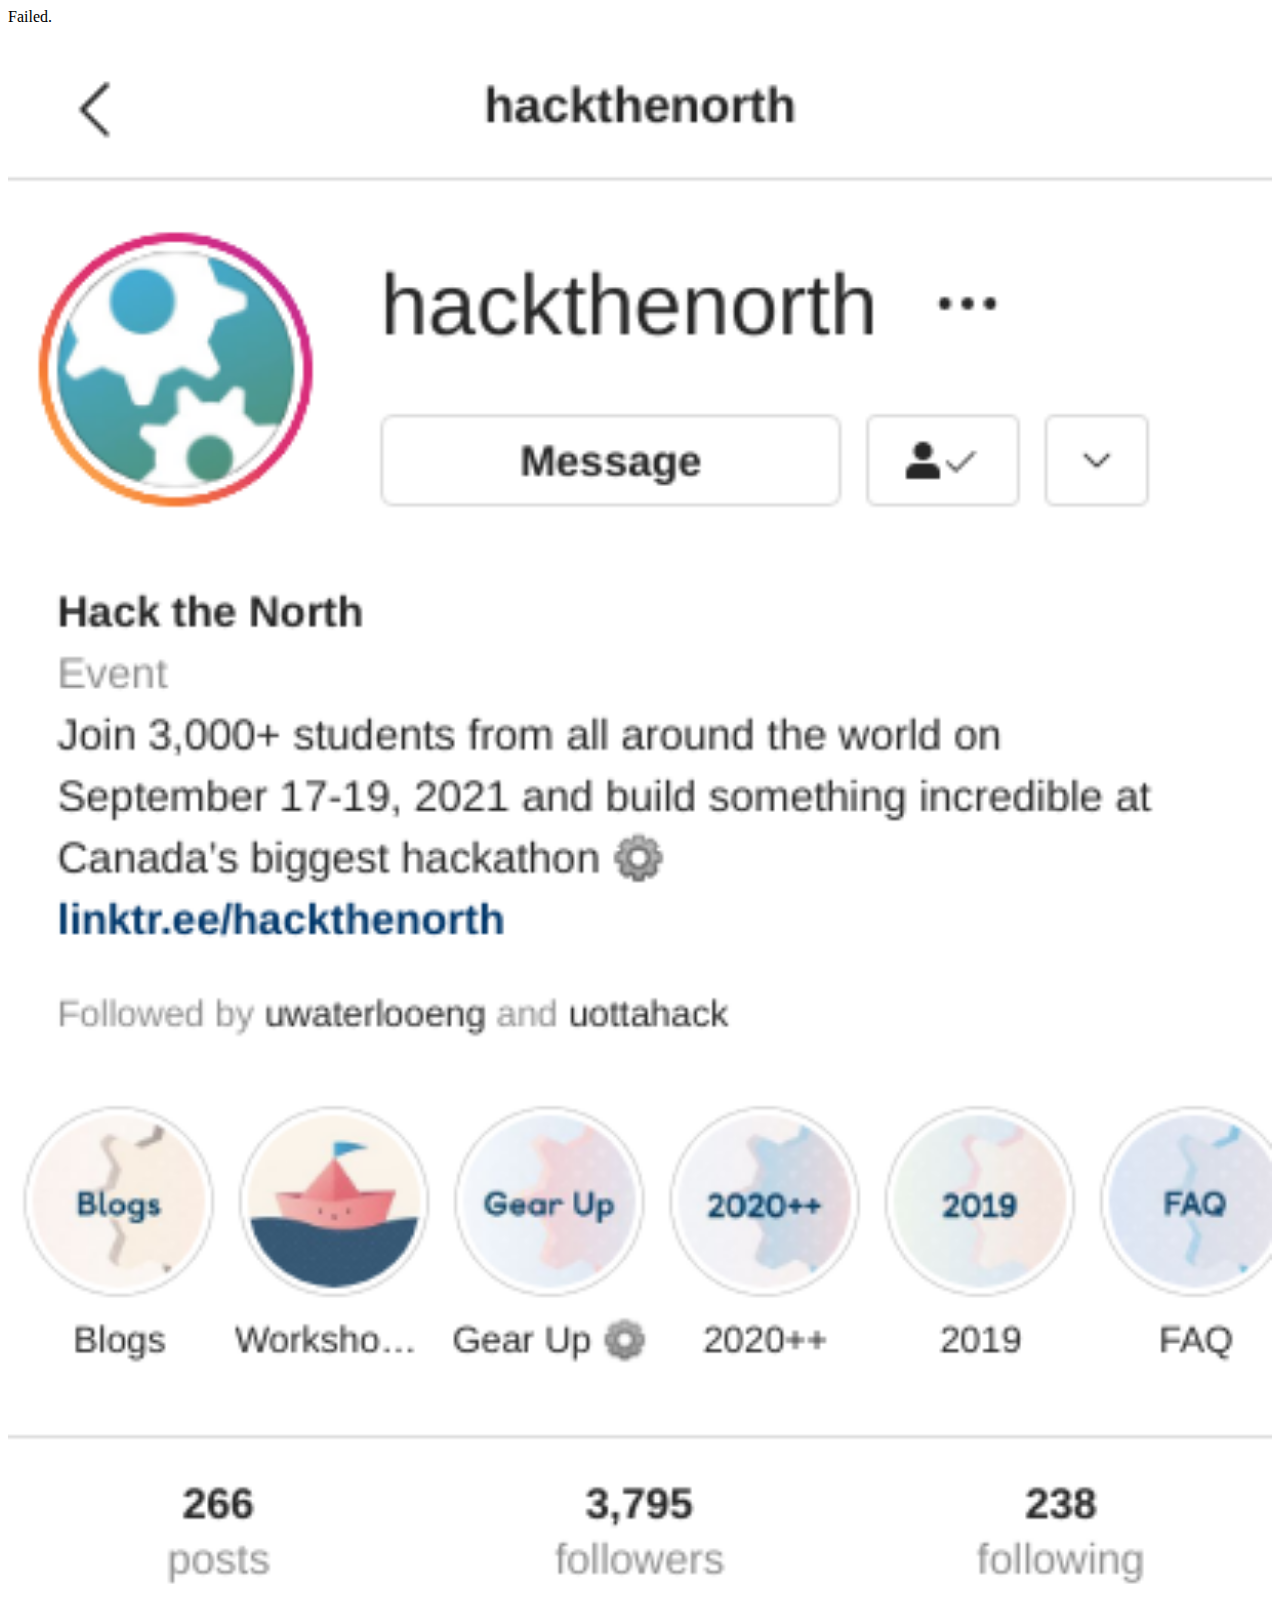
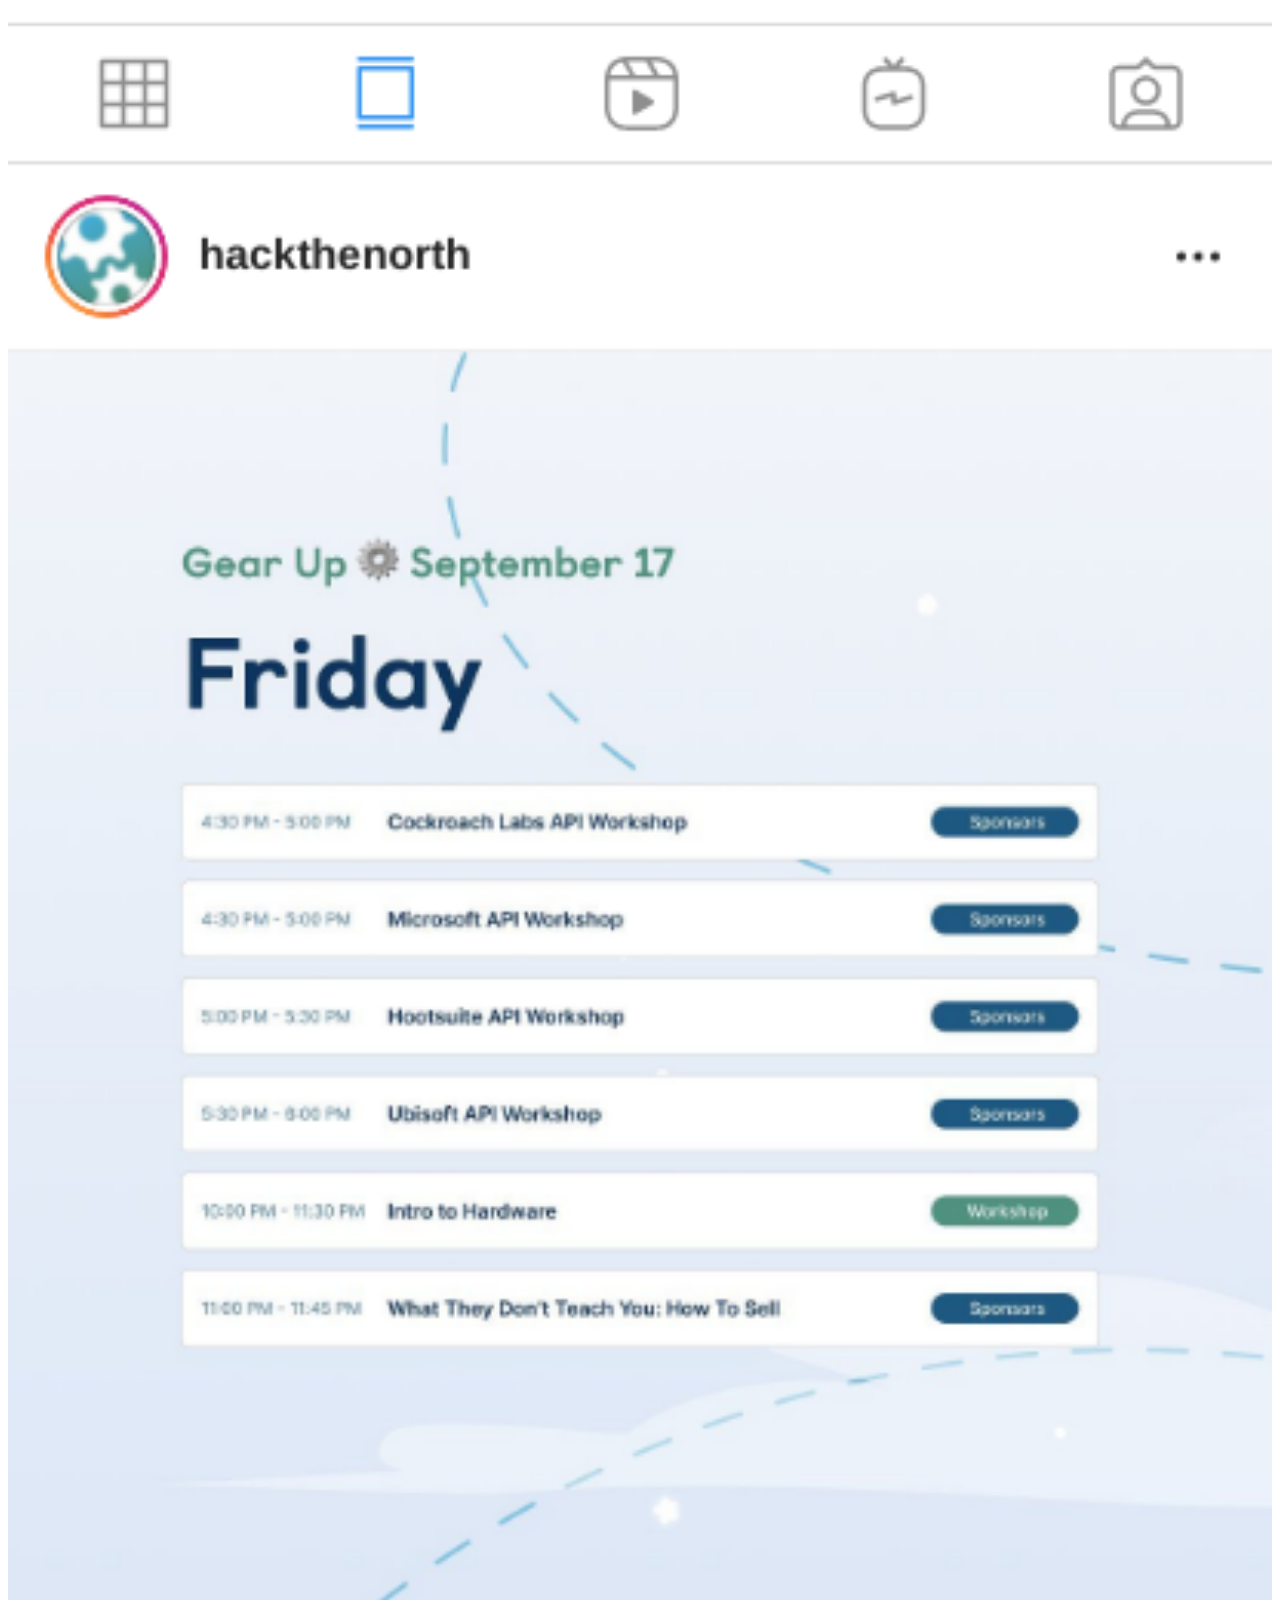
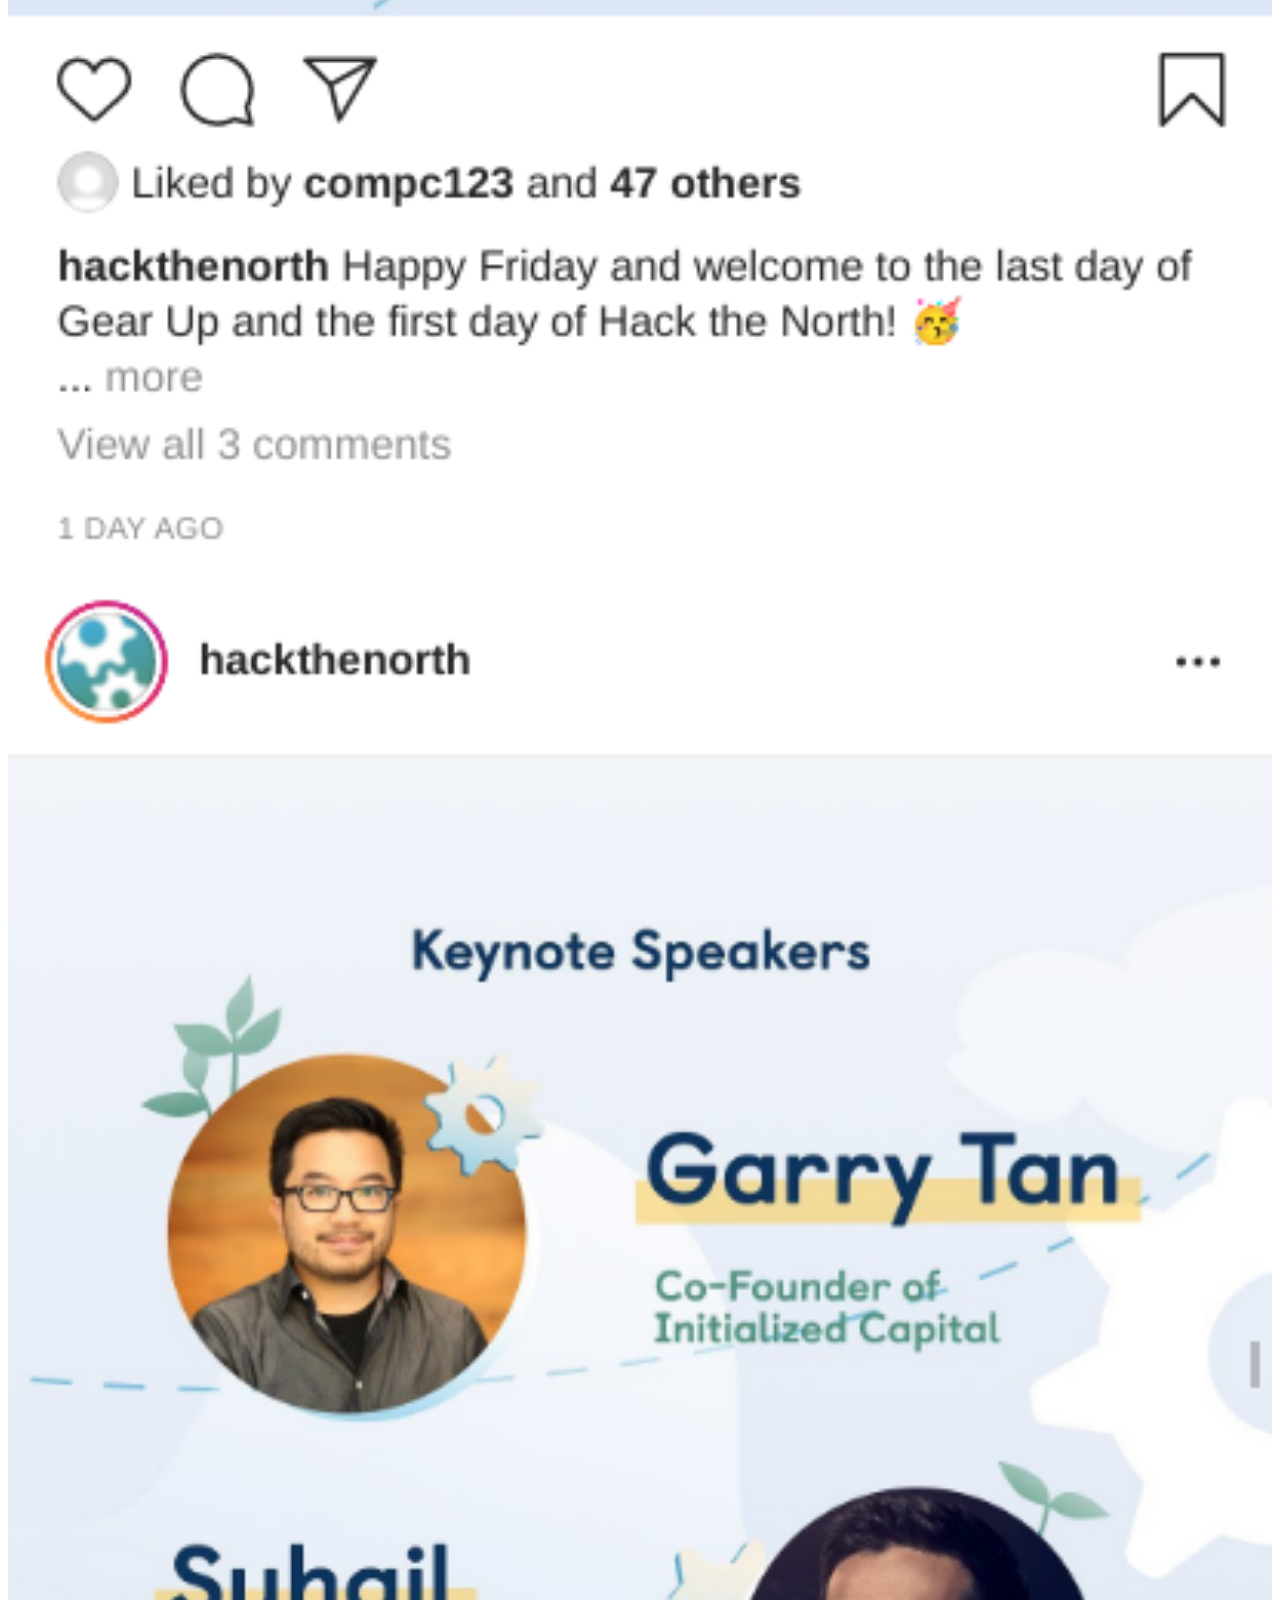
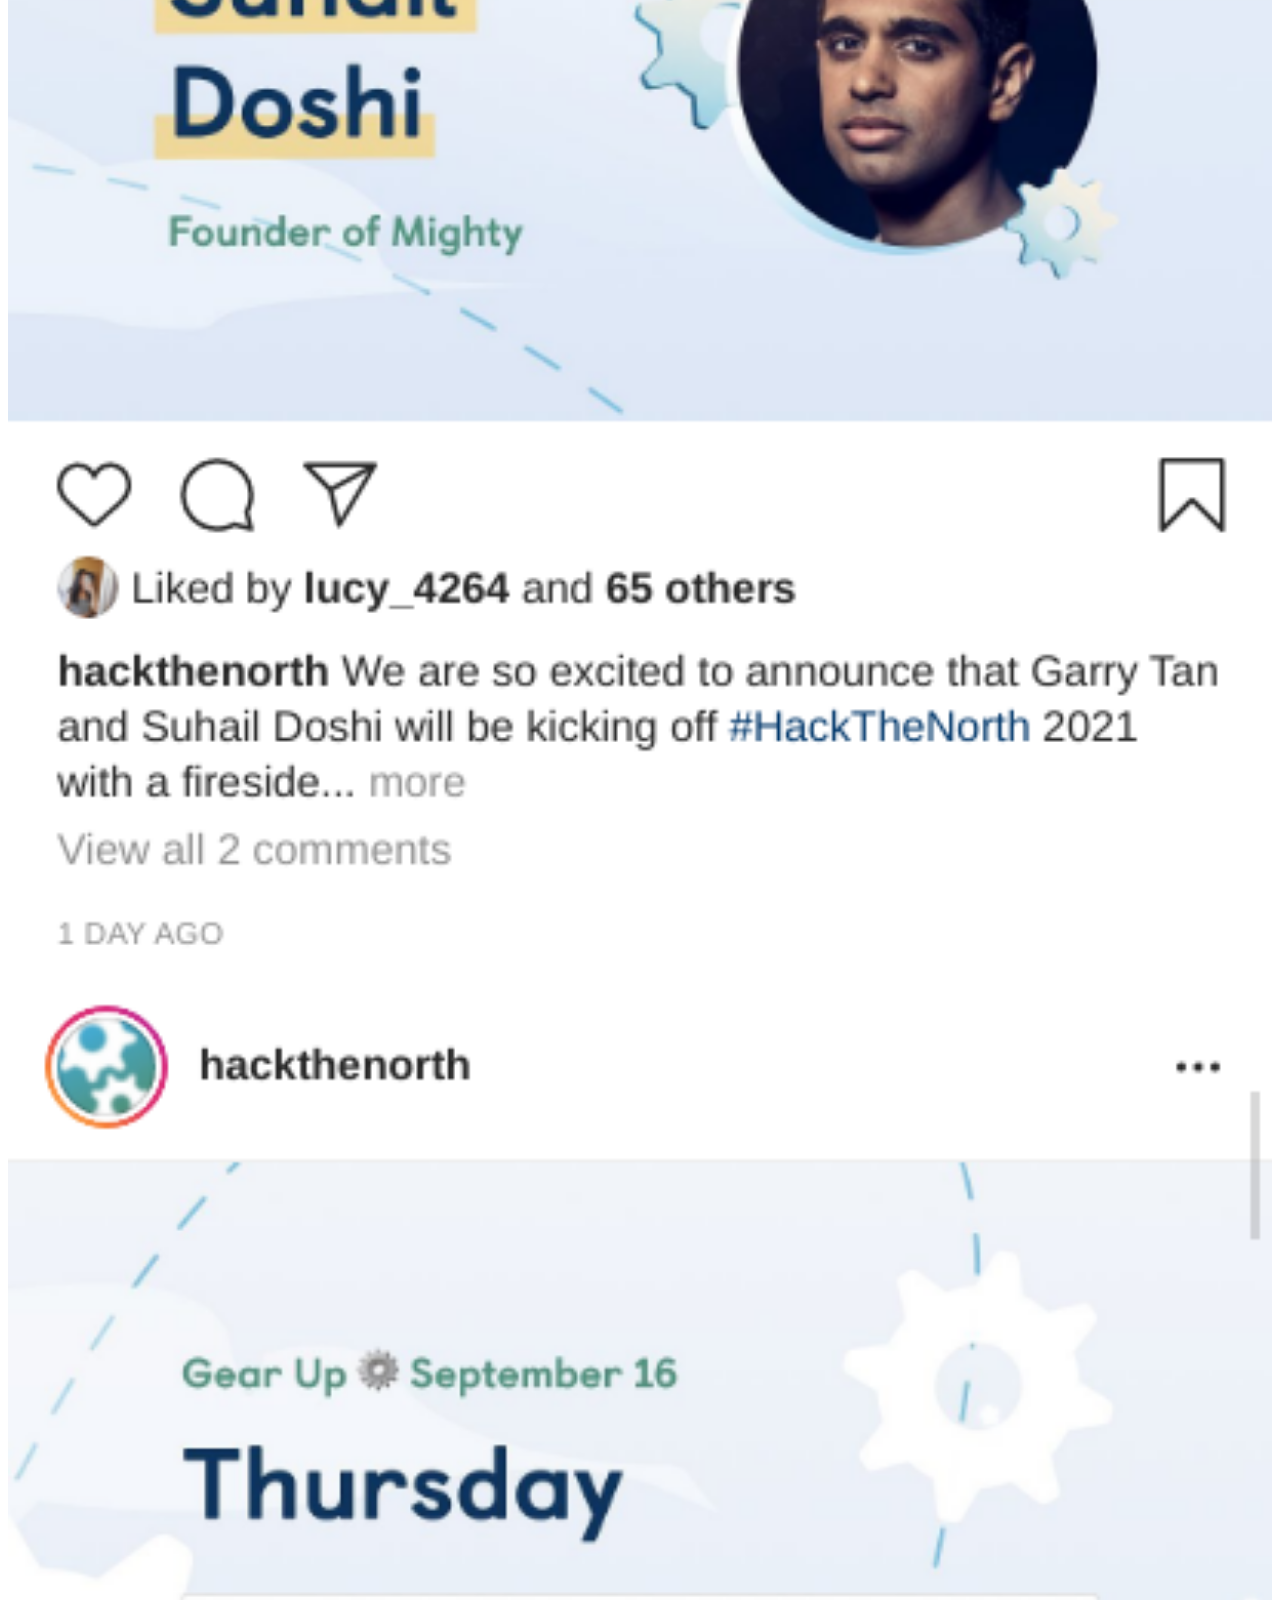
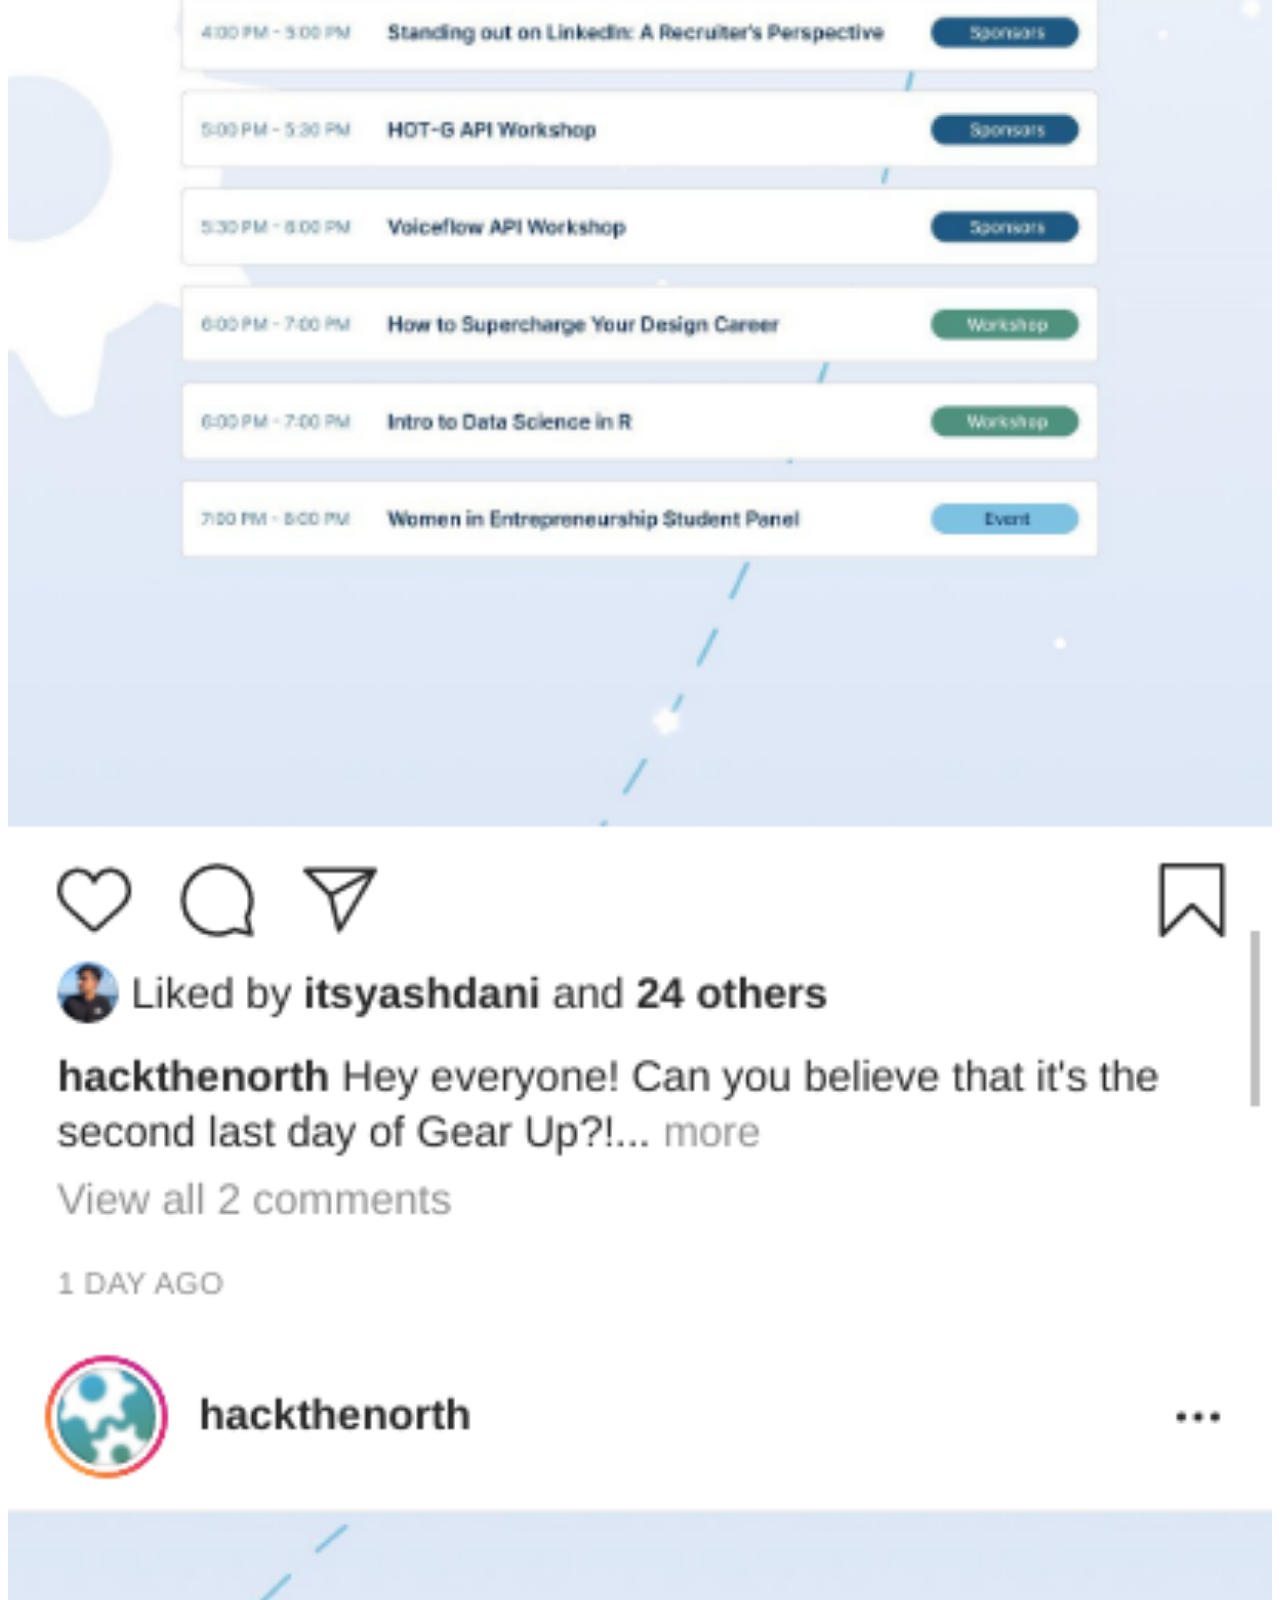
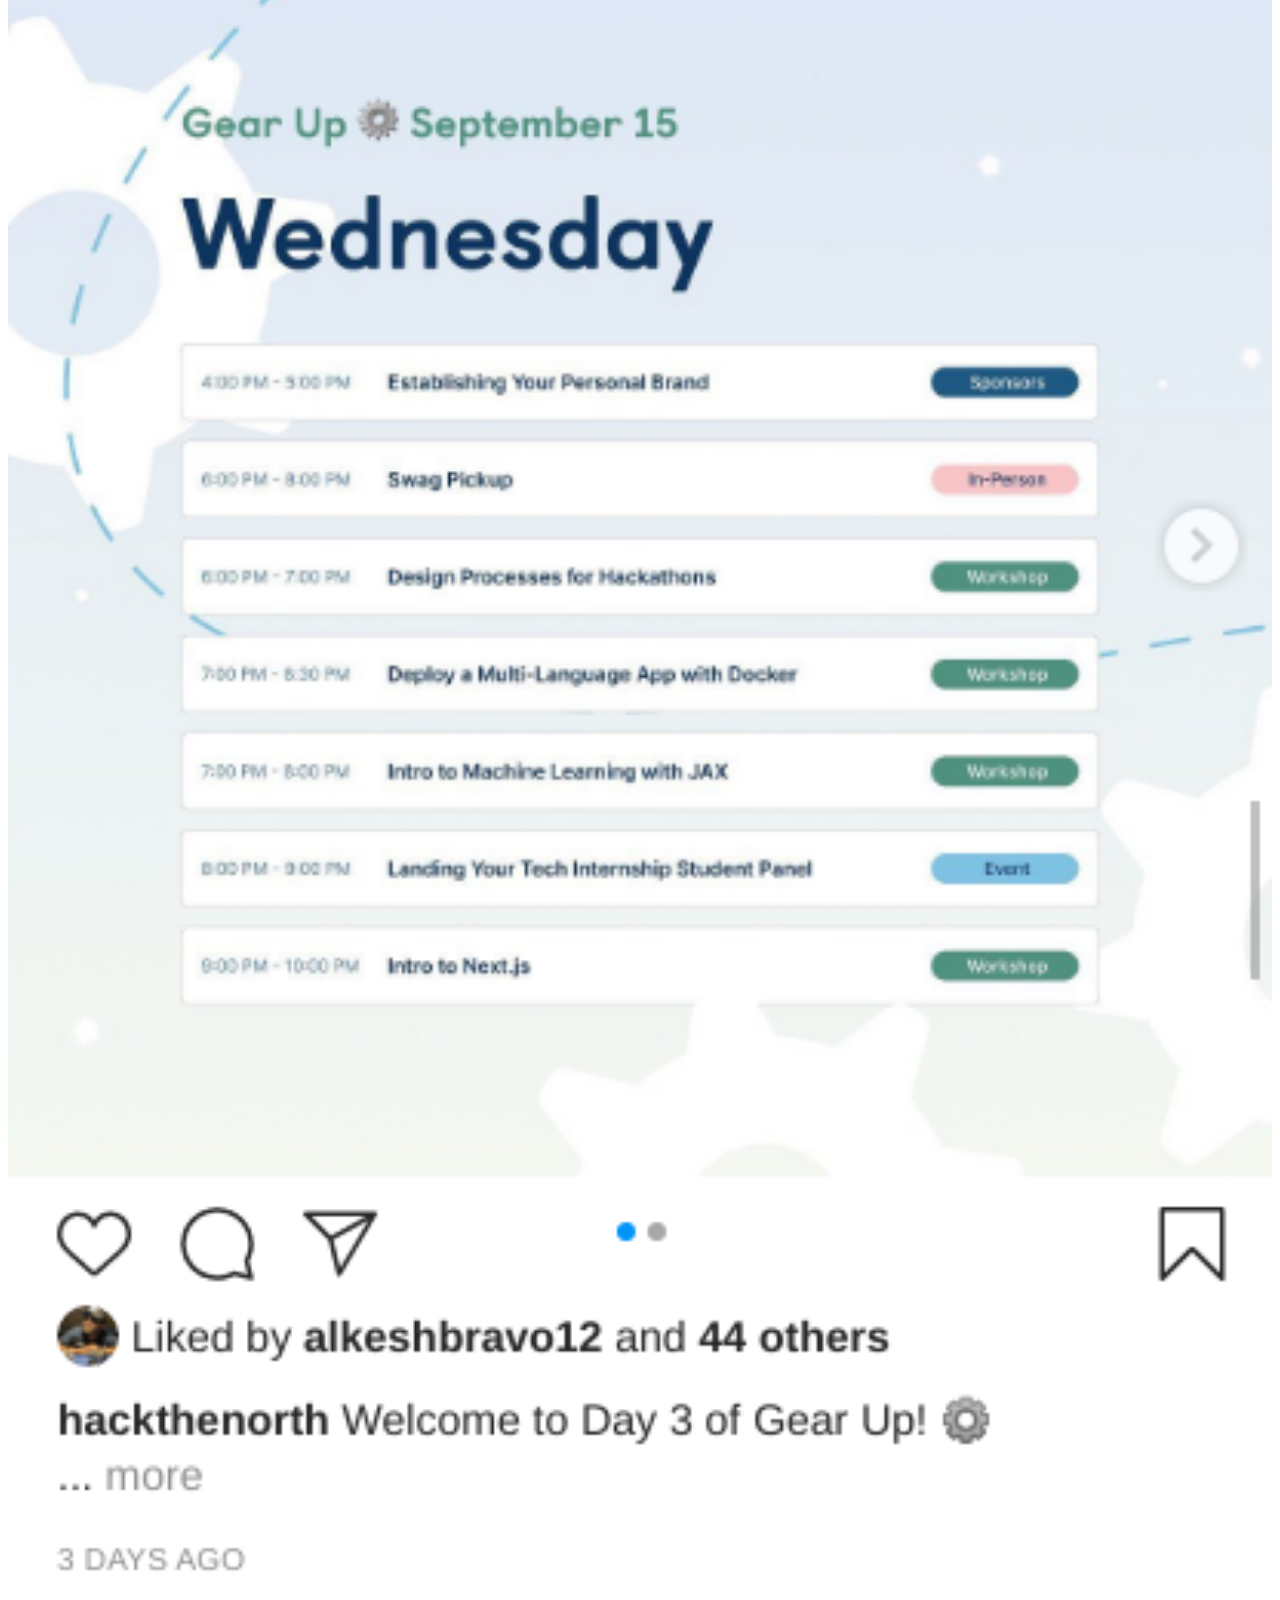
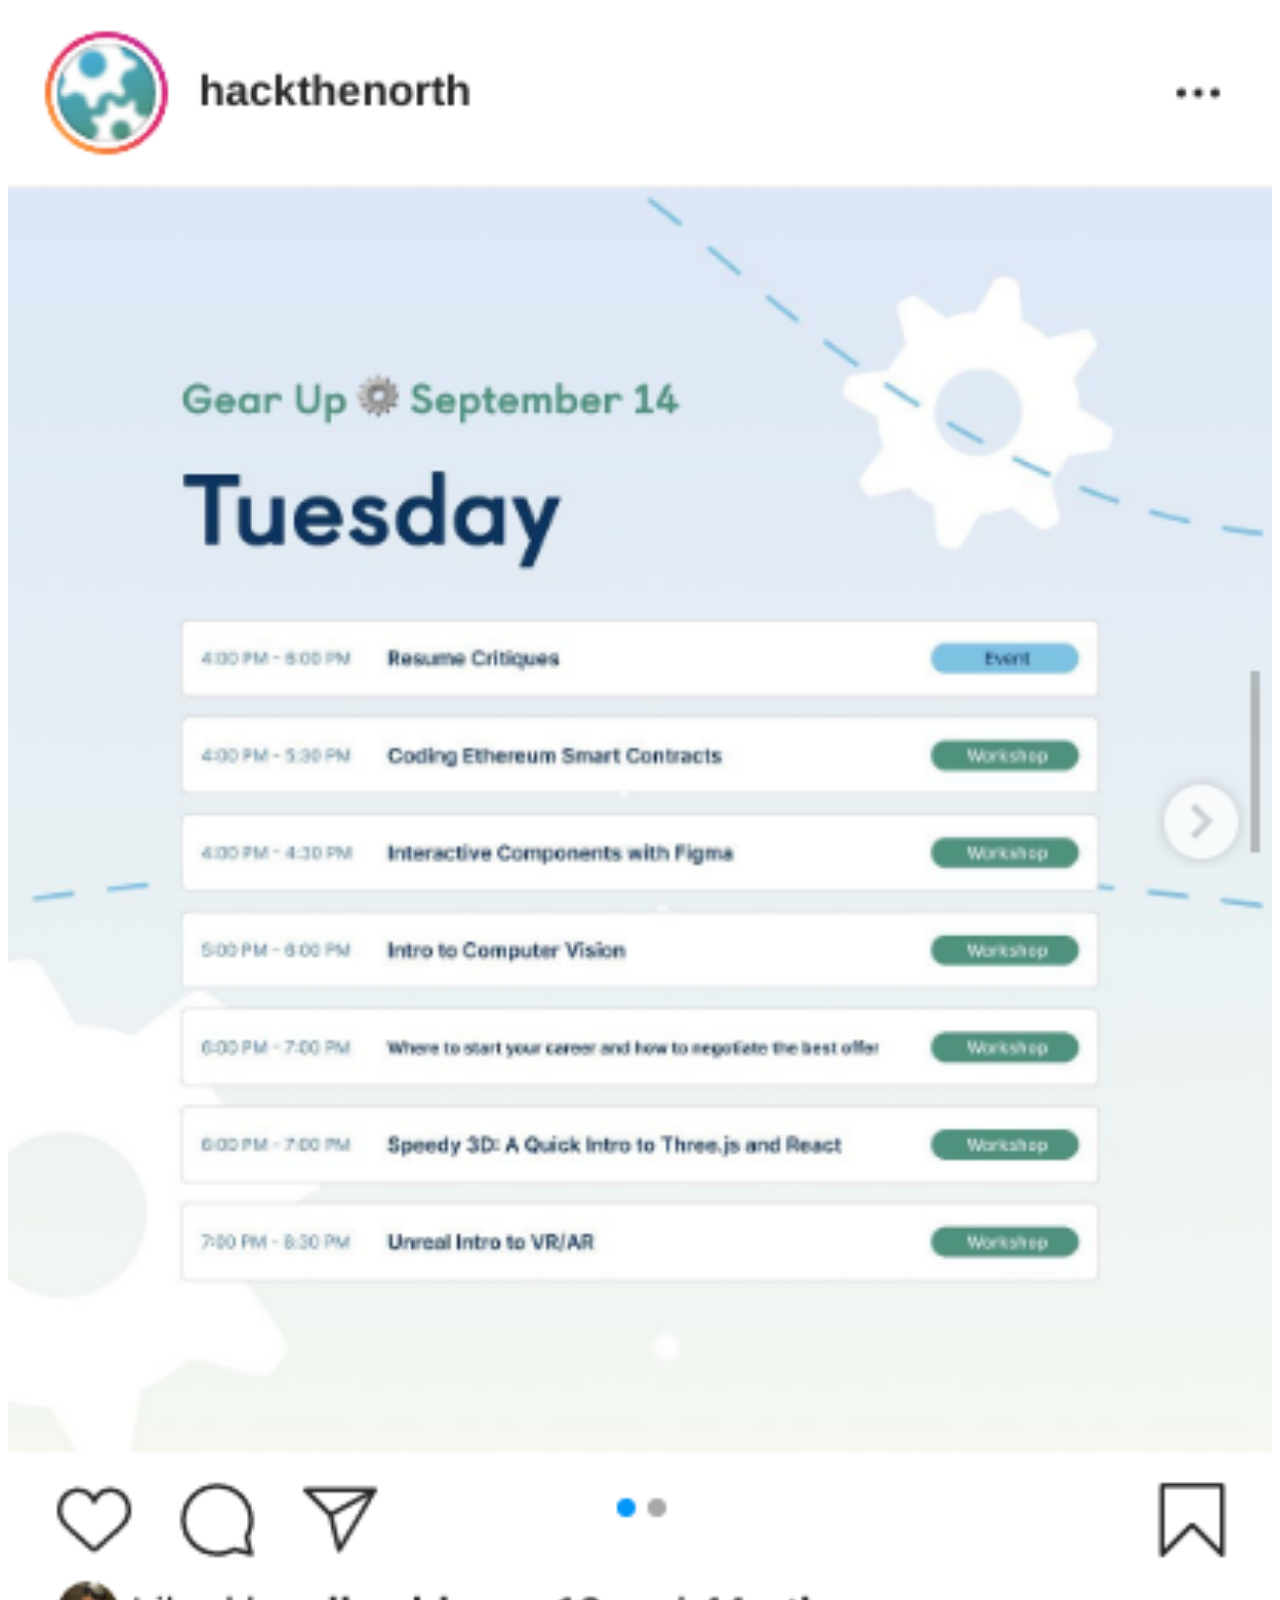
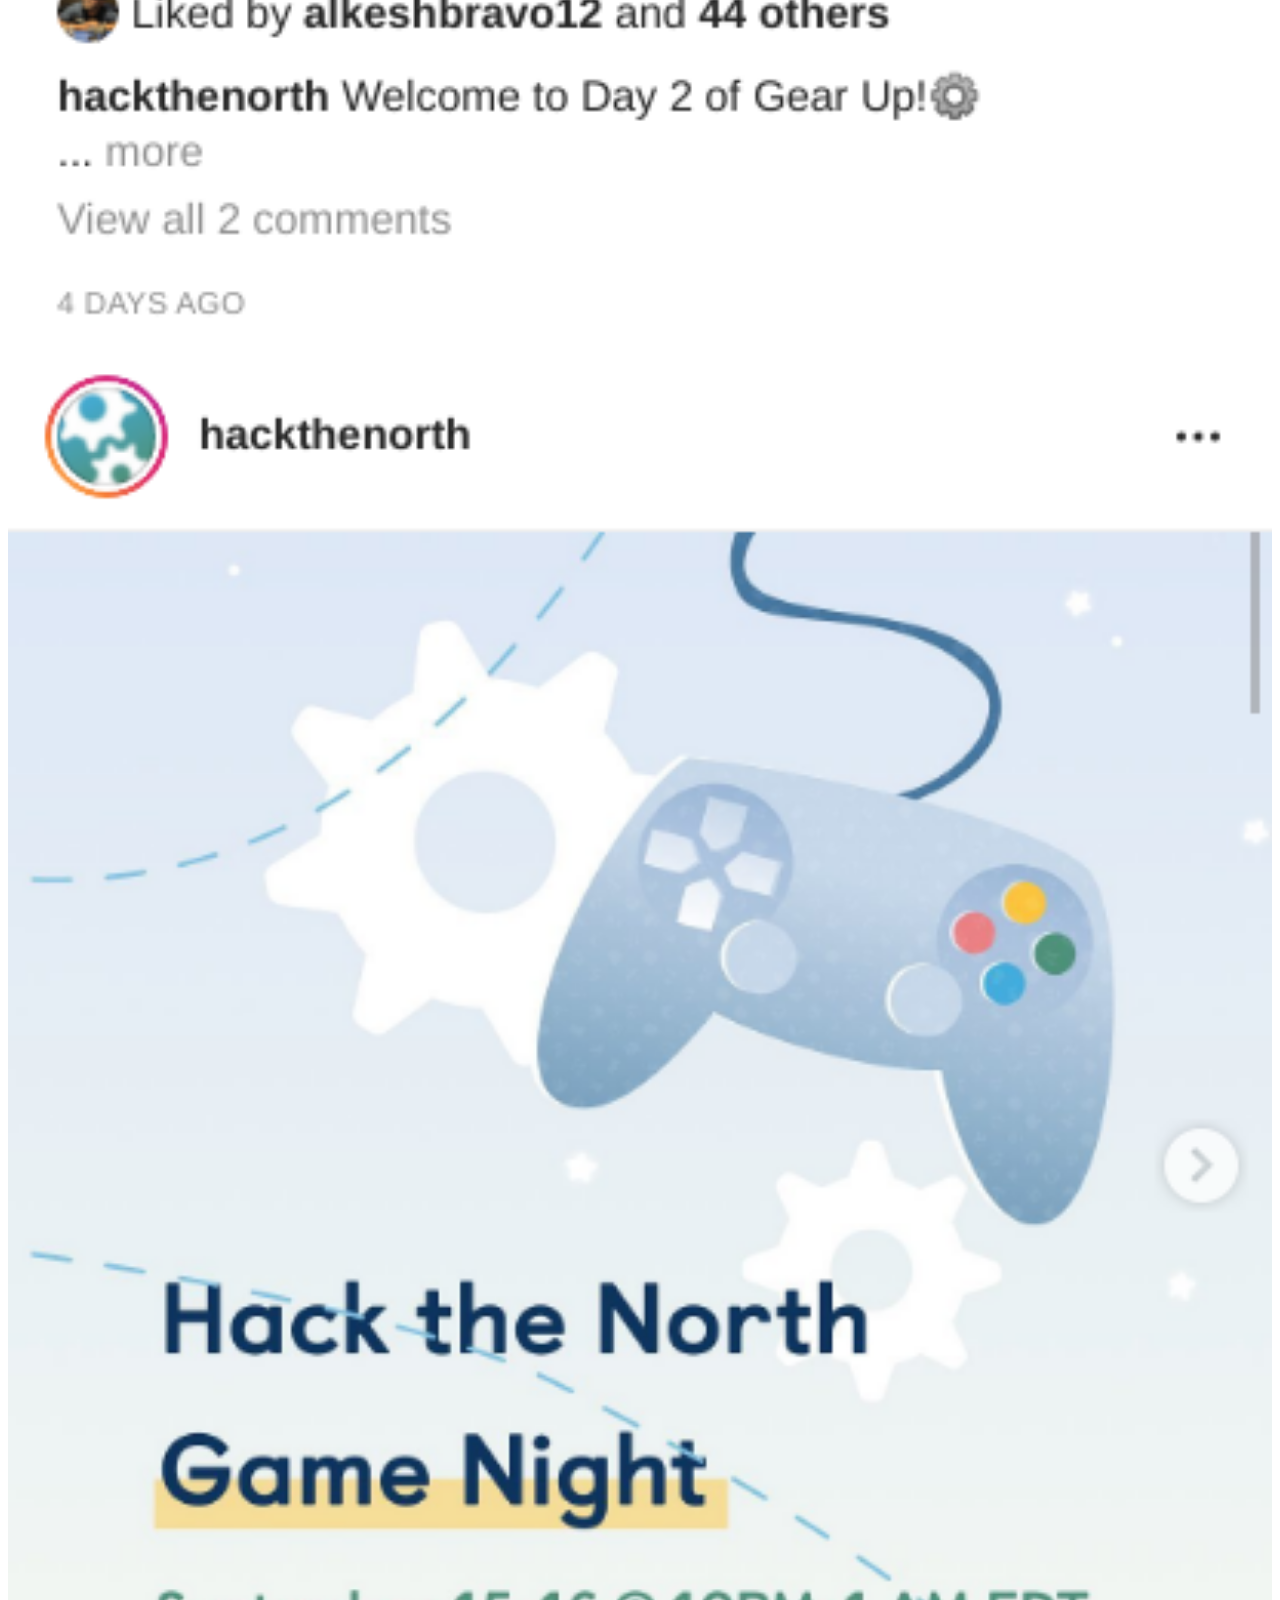
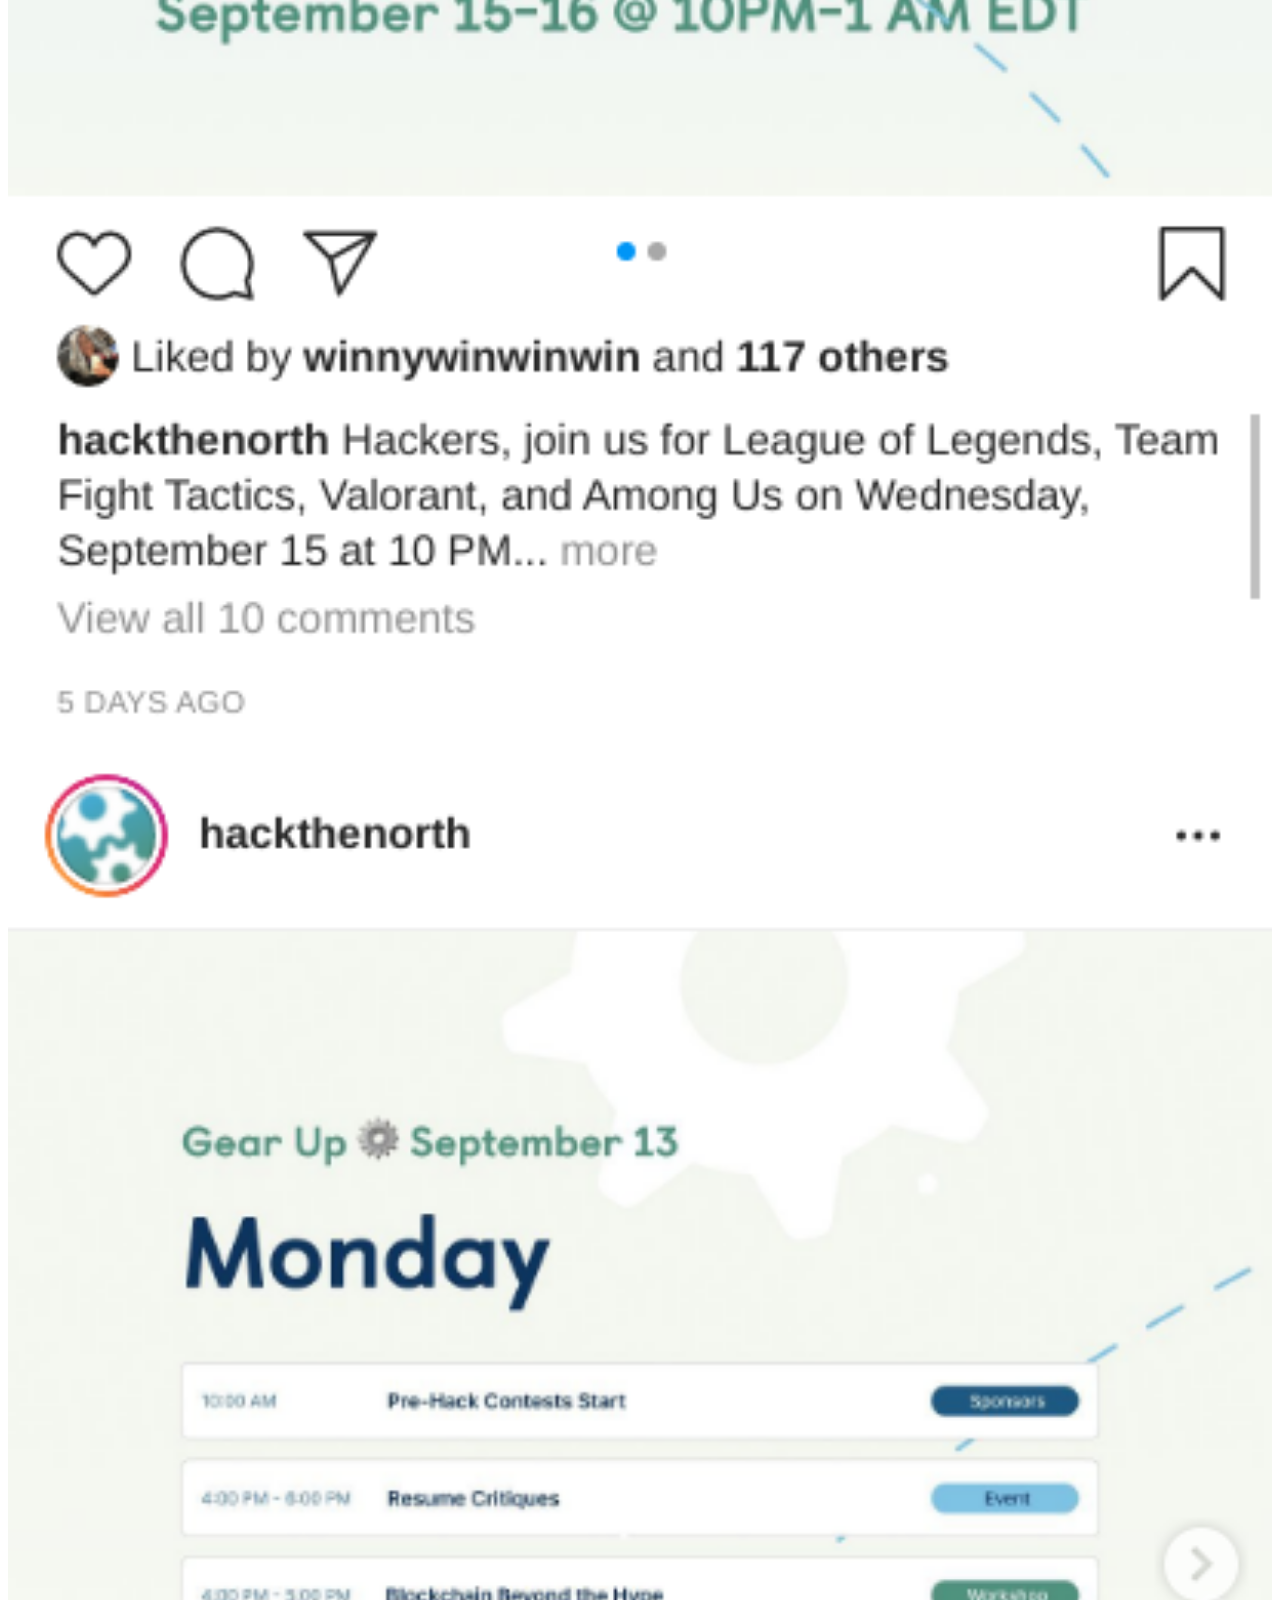
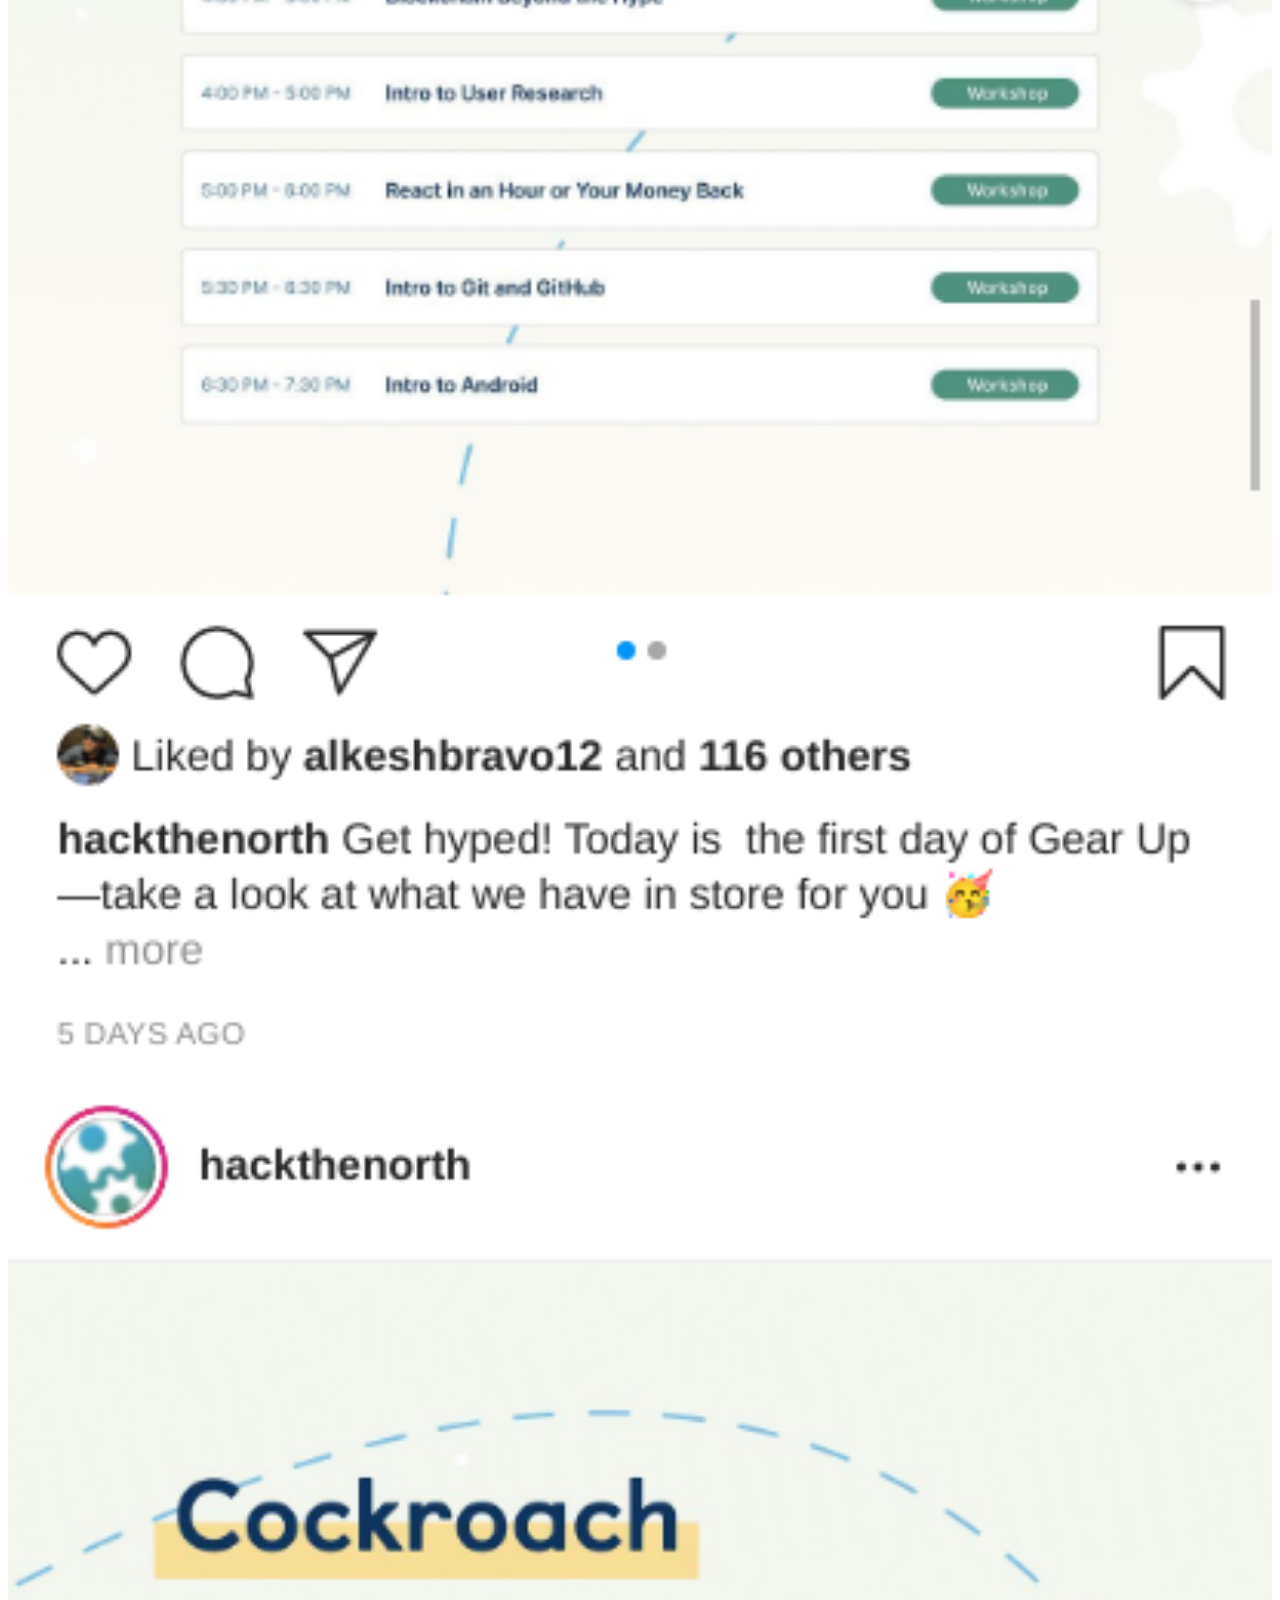
<file: src/index.html>
<html>
  <head>
    <link rel="stylesheet" href="./css/index.css">
  </head>
  <body>
    <p id="here">Loading...</p>
    <img src="/assets/img.png" class="fullpage"></img>
    <script src="./js/index.js"></script>
  </body>
</html>
</file>
<file: src/css/index.css>
.fullpage {
  width: 100%
}
</file>
